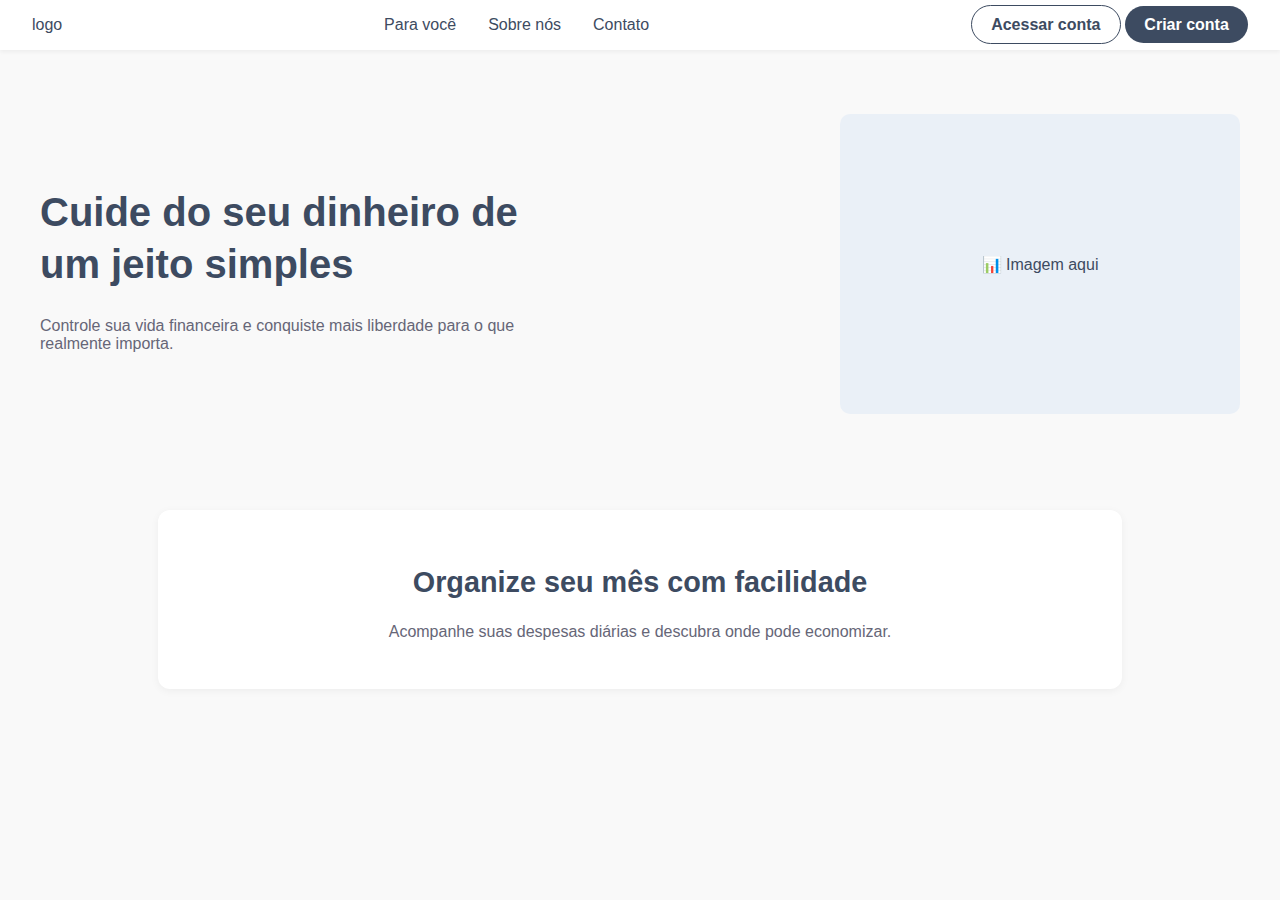
<file: index.html>
<!DOCTYPE html>
<html lang="pt-BR">
<head>
  <meta charset="UTF-8">
  <meta name="viewport" content="width=device-width, initial-scale=1.0">
  <title>Projeto de Extensão</title>
  <link rel="stylesheet" href="style.css">
</head>
<body>
  
  <!-- Navbar -->
  <header>
    <div class="logo">logo</div>
    <nav>
      <ul>
        <li><a href="#">Para você</a></li>
        <li><a href="#">Sobre nós</a></li>
        <li><a href="#">Contato</a></li>
      </ul>
    </nav>
    <div>
      <a href="#" class="btn btn-outline">Acessar conta</a>
      <a href="#" class="btn btn-primary">Criar conta</a>
    </div>
  </header>

  <!-- Hero -->
  <section class="hero">
    <div class="hero-text">
      <h1>Cuide do seu <strong>dinheiro</strong> de um jeito simples</h1>
      <p>Controle sua vida financeira e conquiste mais liberdade para o que realmente importa.</p>
    </div>
    <div class="hero-img">
      <span>📊 Imagem aqui</span>
    </div>
  </section>

  <!-- Destaque -->
  <section class="feature">
    <h2>Organize seu mês com facilidade</h2>
    <p>Acompanhe suas despesas diárias e descubra onde pode economizar.</p>
  </section>

</body>
</html>
</file>
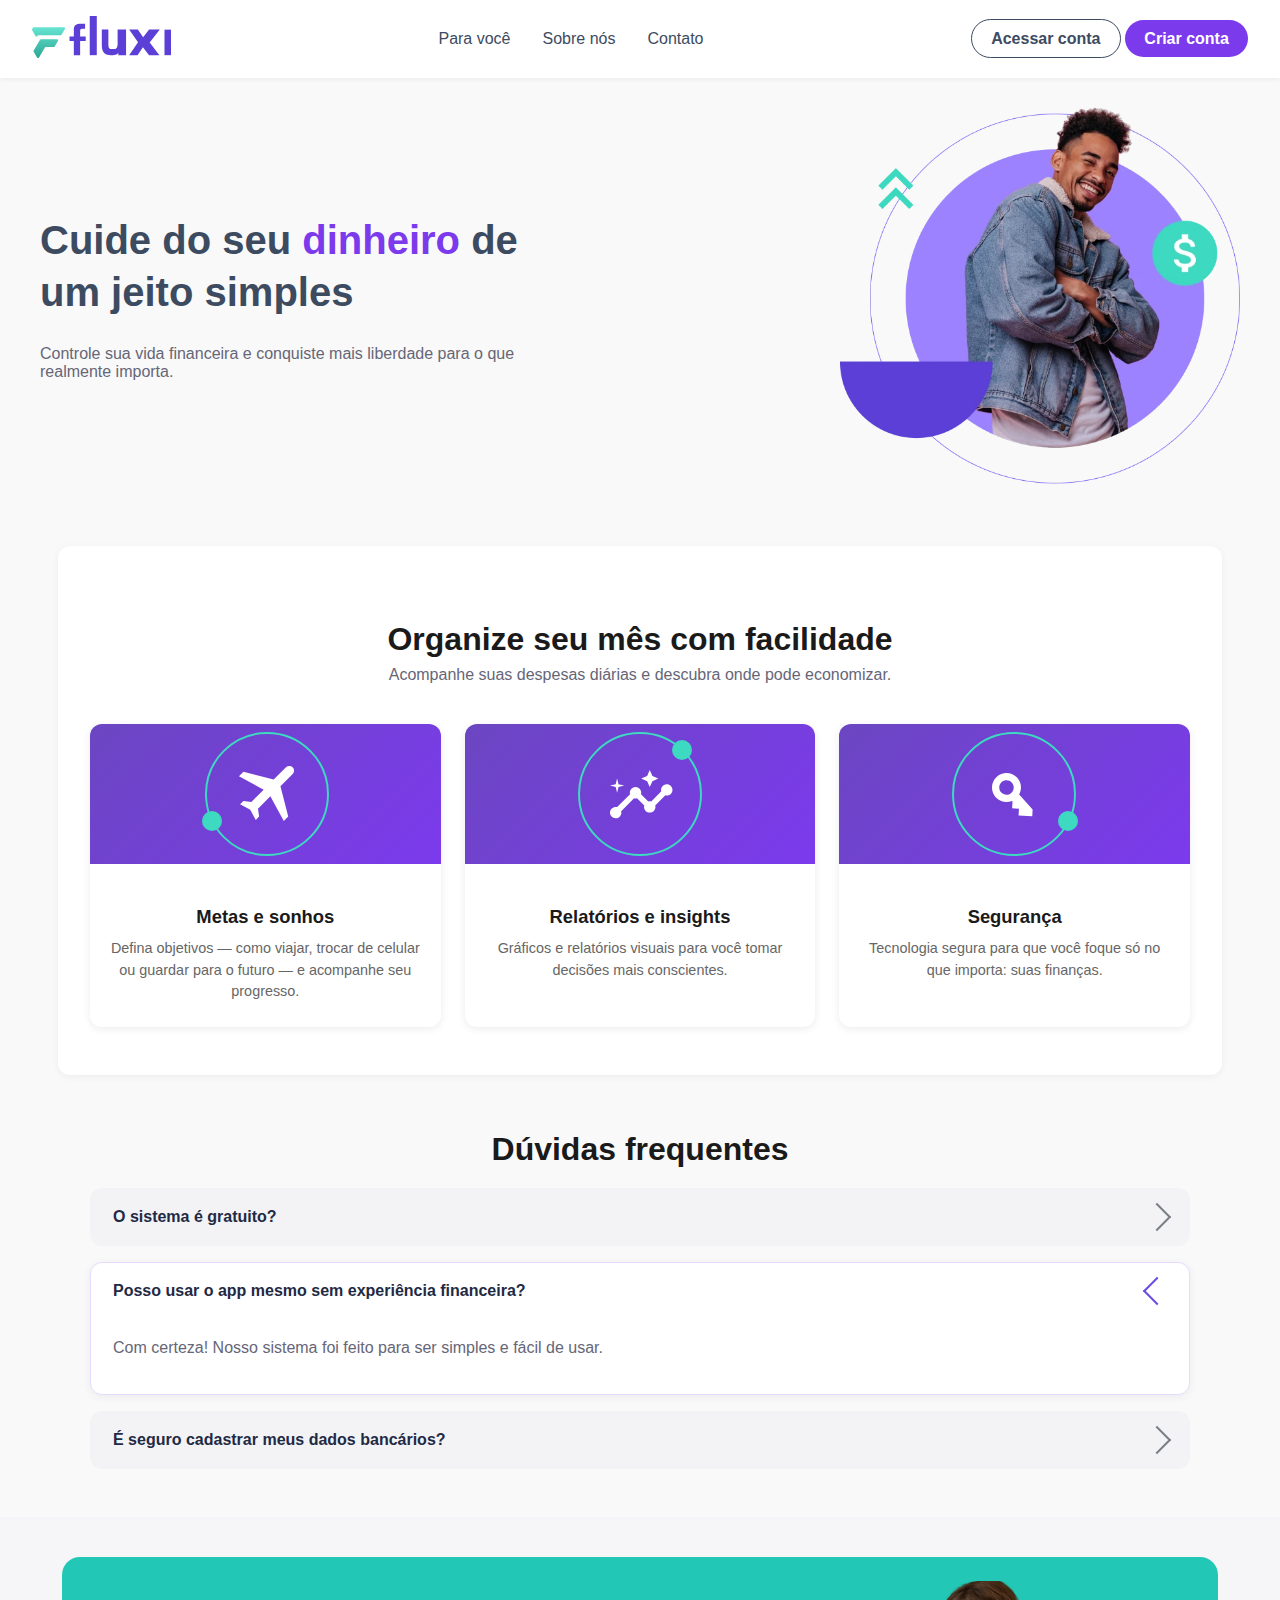
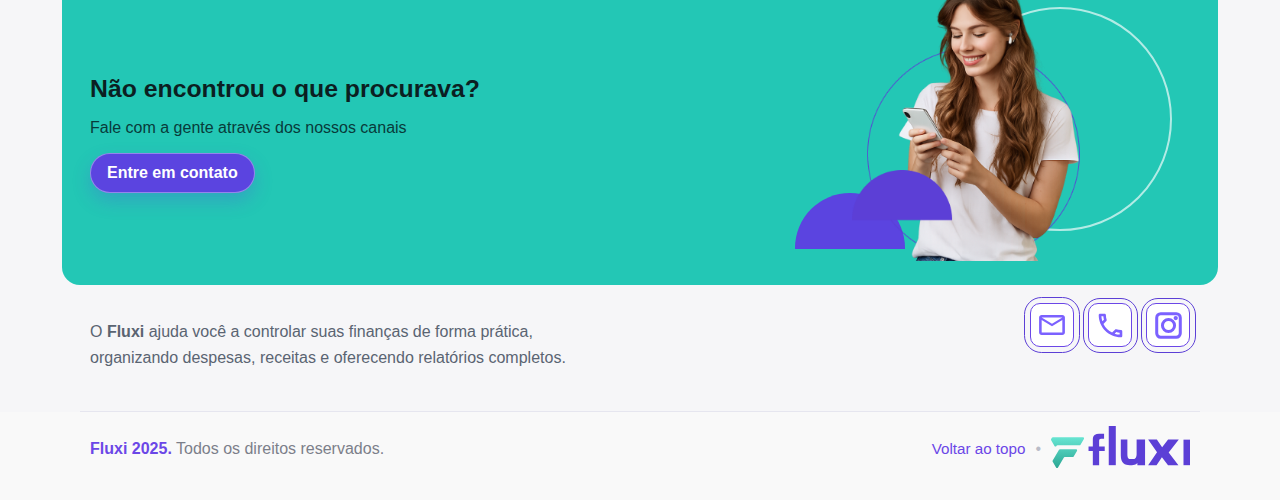
<file: src/index.html>
<!DOCTYPE html>
<html lang="pt-BR">
<head>
  <meta charset="UTF-8">
  <meta name="viewport" content="width=device-width, initial-scale=1.0">
  <title>Projeto de Extensão</title>
  <link rel="stylesheet" href="./style.css">
  <!-- Se for usar Font Awesome para ícones dos cards -->
  <link rel="stylesheet" href="https://cdnjs.cloudflare.com/ajax/libs/font-awesome/6.4.0/css/all.min.css">
</head>
<body id="topo">
  
  <!-- Navbar -->
  <header>
    <div class="feature-illustration">
  <img src="./assets/ic_logo.svg" alt="Logo Fluxi">
</div>
    <nav>
      <ul>
        <li><a href="#">Para você</a></li>
        <li><a href="#">Sobre nós</a></li>
        <li><a href="#">Contato</a></li>
      </ul>
    </nav>
    <div>
      <a href="#" class="btn btn-outline">Acessar conta</a>
      <a href="#" class="btn btn-primary">Criar conta</a>
    </div>
  </header>

  <!-- Hero -->
  <section class="hero">
    <div class="hero-text">
      <h1>Cuide do seu <strong style="color: #7c3aed;">dinheiro</strong> de um jeito simples</h1>
      <p>Controle sua vida financeira e conquiste mais liberdade para o que realmente importa.</p>
    </div>
    <div class="hero-img">
      <img src="./assets/img_hero.webp" alt="Imagem ilustrativa de controle financeiro"/>
    </div>
  </section>

  <!-- Destaque -->
  <section class="feature">
    <h2>Organize seu mês com facilidade</h2>
    <p>Acompanhe suas despesas diárias e descubra onde pode economizar.</p>

    <div class="feature-illustration">
  
</div>
    </div>

    <!-- Cards de funcionalidades -->
    <div class="features-grid">
      <div class="feature-card">
        <div class="feature-icon-wrapper">
          <div class="feature-icon">
            <img src="./assets/ic_travel.svg" alt="Metas e sonhos">
          </div>
        </div>
        <div class="feature-content">
          <h3>Metas e sonhos</h3>
          <p>Defina objetivos — como viajar, trocar de celular ou guardar para o futuro — e acompanhe seu progresso.</p>
        </div>
      </div>

      <div class="feature-card">
        <div class="feature-icon-wrapper">
          <div class="feature-icon">
            <img src="./assets/ic_insights.svg" alt="Relatórios e insights">
          </div>
        </div>
        <div class="feature-content">
          <h3>Relatórios e insights</h3>
          <p>Gráficos e relatórios visuais para você tomar decisões mais conscientes.</p>
        </div>
      </div>

      <div class="feature-card">
        <div class="feature-icon-wrapper">
          <div class="feature-icon">
            <img src="./assets/ic_security.svg" alt="Segurança">
          </div>
        </div>
        <div class="feature-content">
          <h3>Segurança</h3>
          <p>Tecnologia segura para que você foque só no que importa: suas finanças.</p>
        </div>
      </div>
    </div>
  </section> <!-- FECHA .feature AQUI -->

  <!-- Dúvidas Frequentes -->
  <section class="faq">
    <h2>Dúvidas frequentes</h2>

    <div class="faq-list">
      <details class="faq-item">
        <summary>
          <span>O sistema é gratuito?</span>
          <i class="chevron"></i>
        </summary>
        <div class="faq-content">
          <p>Sim — você pode começar gratuitamente e evoluir conforme a necessidade.</p>
        </div>
      </details>

      <details class="faq-item" open>
        <summary>
          <span>Posso usar o app mesmo sem experiência financeira?</span>
          <i class="chevron"></i>
        </summary>
        <div class="faq-content">
          <p>Com certeza! Nosso sistema foi feito para ser simples e fácil de usar.</p>
        </div>
      </details>

      <details class="faq-item">
        <summary>
          <span>É seguro cadastrar meus dados bancários?</span>
          <i class="chevron"></i>
        </summary>
        <div class="faq-content">
          <p>Sim. Utilizamos criptografia e práticas rígidas de segurança para proteger seus dados.</p>
        </div>
      </details>
    </div>
  </section>

  <!-- Call to Action / Contato -->
  <section class="contact-cta">
    <div class="contact-cta__card">
      <div class="contact-cta__text">
        <h3>Não encontrou o que procurava?</h3>
        <p>Fale com a gente através dos nossos canais</p>
        <a href="#" class="btn btn-cta">Entre em contato</a>
      </div>

      <div class="contact-cta__art">
        <!-- Substitua por sua imagem local -->
        <img src="./assets/img_banner.webp" alt="Pessoa usando celular">
        <span class="contact-cta__oval"></span>
        <span class="contact-cta__semi"></span>
      </div>
    </div>

    <div class="contact-info">
      <div class="contact-info__about">
        <p>
          O <strong>Fluxi</strong> ajuda você a controlar suas finanças de forma
          prática, organizando despesas, receitas e oferecendo relatórios completos.
        </p>
      </div>
      <div class="contact-info__icons">
  <a href="#" class="ci-btn" aria-label="Email"><img src="./assets/ic_email.svg" alt="Email"></a>
  <a href="#" class="ci-btn" aria-label="Telefone"><img src="./assets/ic_phone.svg" alt="Telefone"></a>
  <a href="#" class="ci-btn" aria-label="Instagram"><img src="./assets/ic_instagram.svg" alt="Instagram"></a>
</div>
    </div>
  </section>

  <!-- Rodapé final -->
  <footer class="site-footer">
    <div class="site-footer__left">
      <span class="brand">Fluxi 2025.</span>
      <span>Todos os direitos reservados.</span>
    </div>
    <div class="site-footer__right">
      <a href="#topo" class="back-to-top">Voltar ao topo</a>
      <span class="footer-sep">•</span>
      <div class="feature-illustration">
  <img src="./assets/ic_logo.svg" alt="Logo Fluxi">
</div>
    </div>
  </footer>

</body>
</html>
</file>
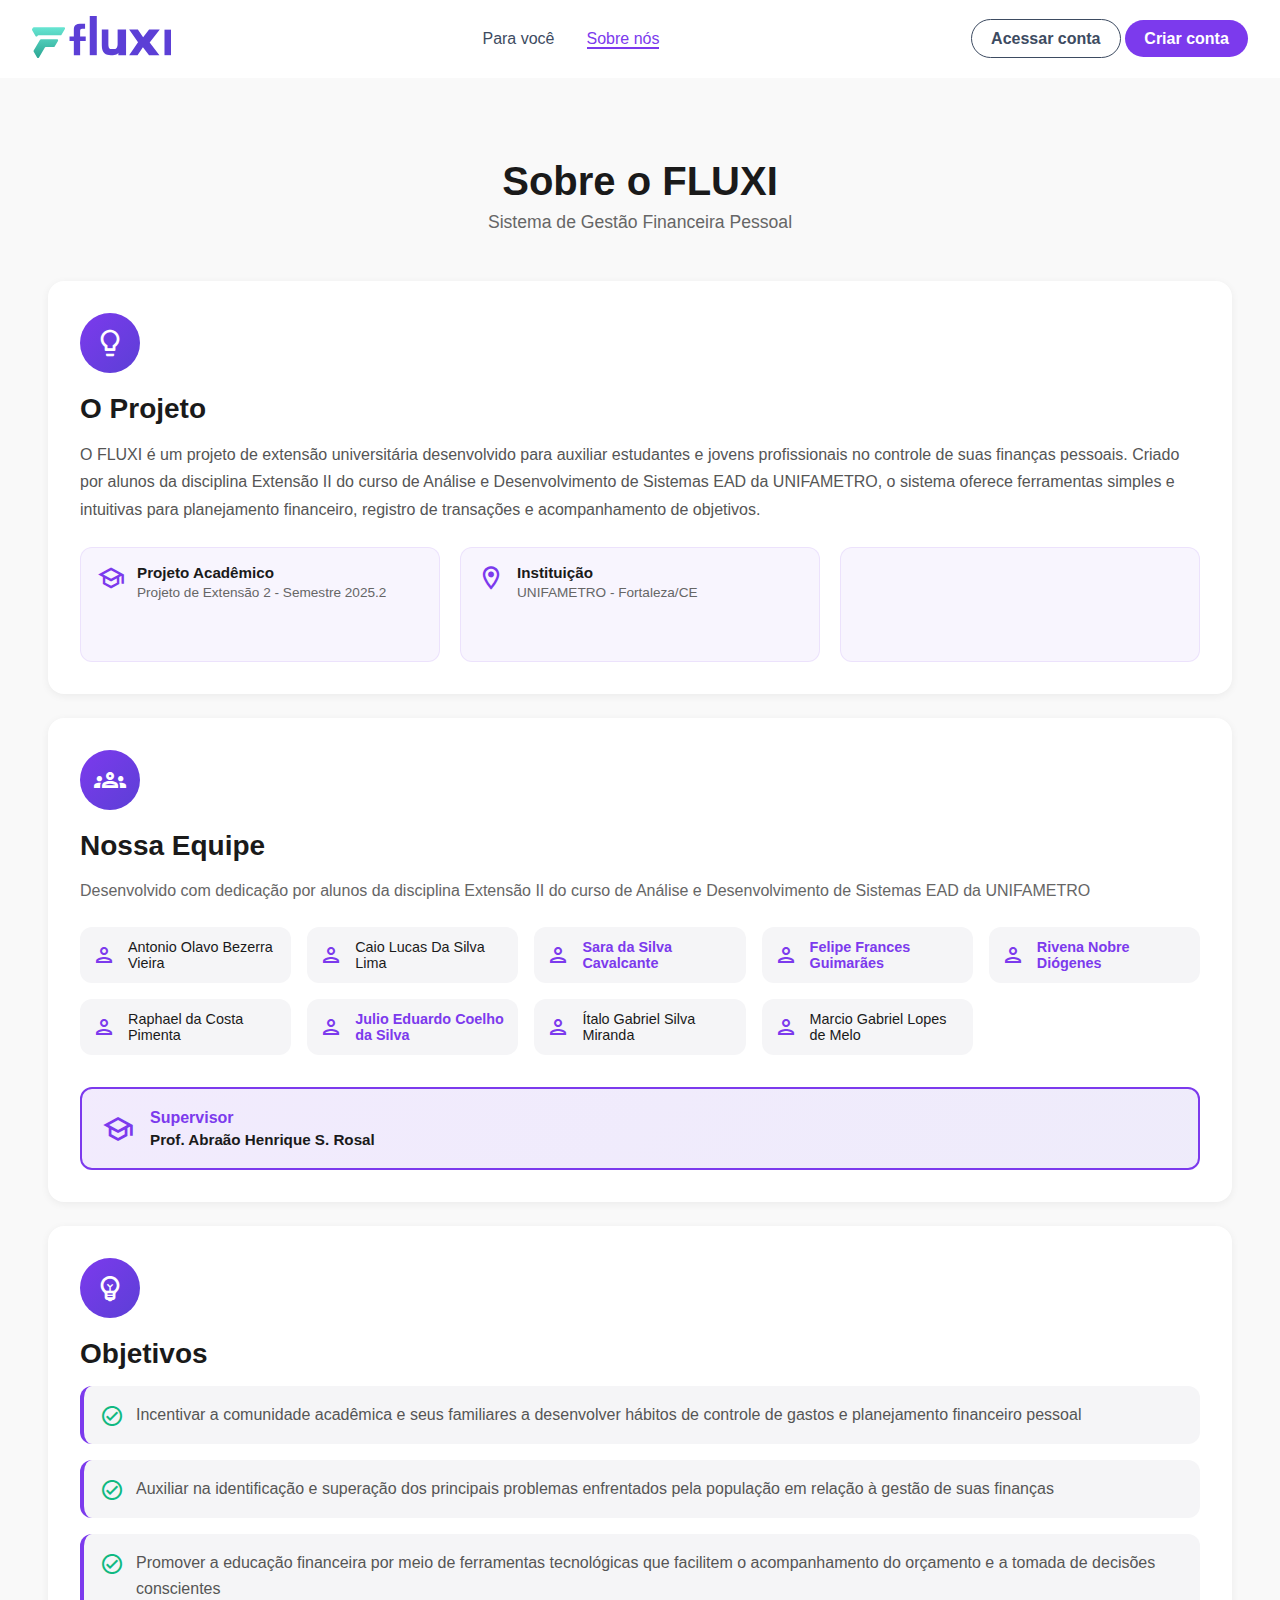
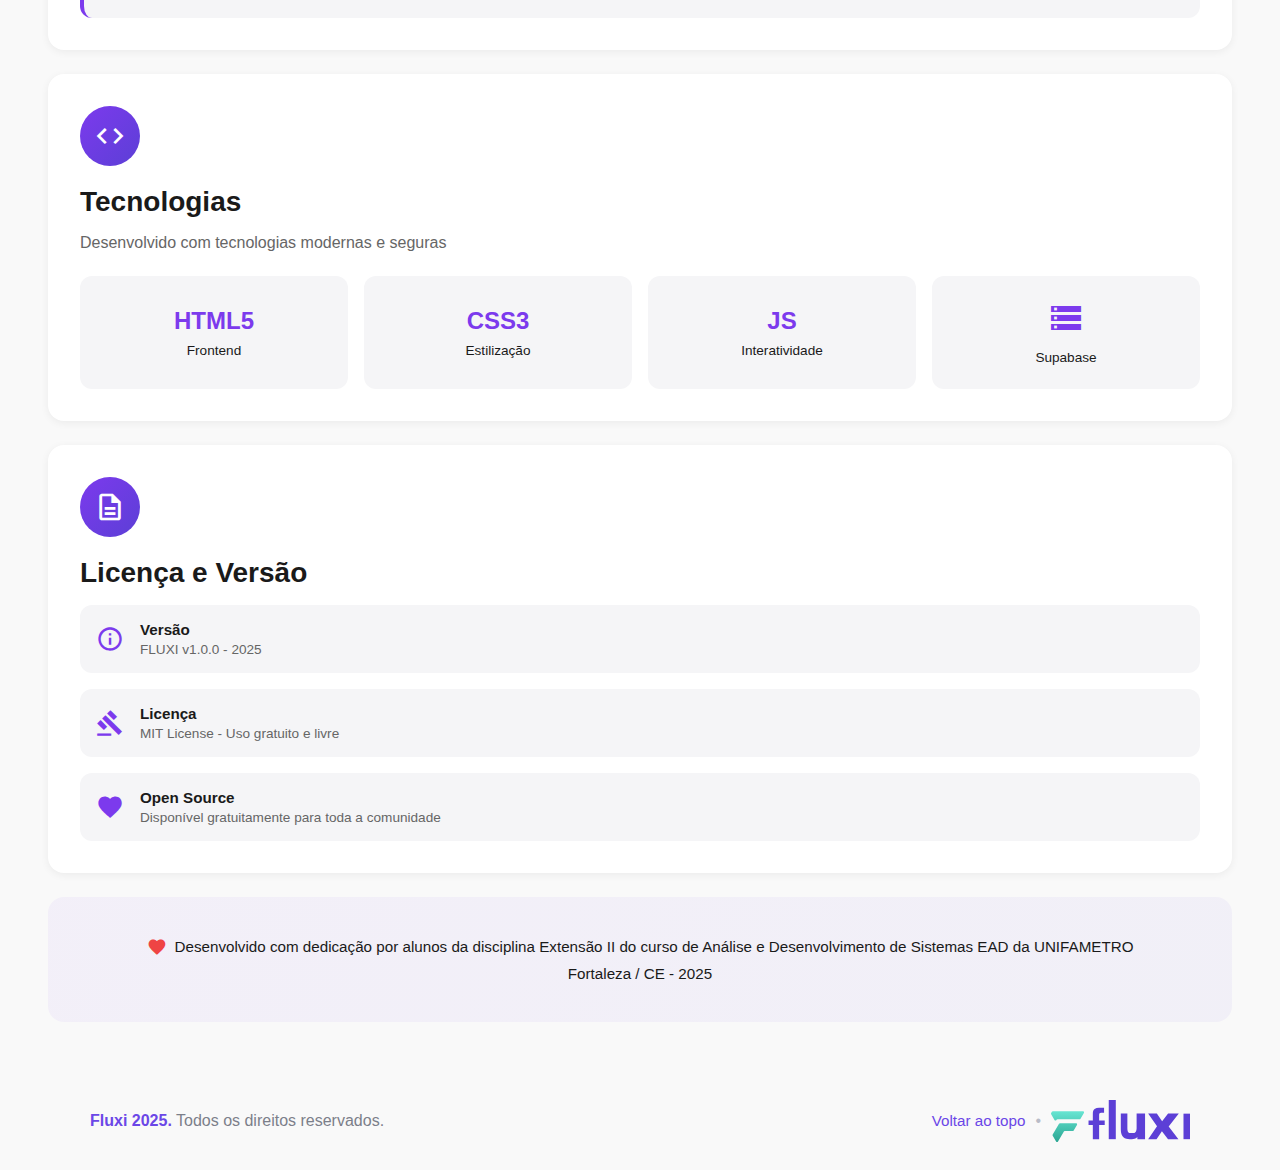
<file: src/about-public.html>
<!DOCTYPE html>
<html lang="pt-BR">
<head>
  <meta charset="UTF-8">
  <meta name="viewport" content="width=device-width, initial-scale=1.0">
  <title>Sobre - Fluxi</title>
  <link rel="stylesheet" href="./style.css">
  <link rel="stylesheet" href="./styles/about-public.css">
  <link href="https://fonts.googleapis.com/icon?family=Material+Icons+Outlined" rel="stylesheet">
</head>
<body id="topo">

  <!-- Navbar -->
  <header>
    <div class="header-logo">
      <a href="./index.html">
        <img src="./assets/ic_logo.svg" alt="Logo Fluxi">
      </a>
    </div>
    <nav>
      <ul>
        <li><a href="./index.html">Para você</a></li>
        <li><a href="./about-public.html">Sobre nós</a></li>
      </ul>
    </nav>
    <div>
      <a href="./pages/login.html" class="btn btn-outline">Acessar conta</a>
      <a href="./pages/signup.html" class="btn btn-primary">Criar conta</a>
    </div>
  </header>

  <!-- About Section -->
  <section class="about-public-section">
    <div class="about-public-container">
      <div class="about-header">
        <h2>Sobre o FLUXI</h2>
        <p class="subtitle">Sistema de Gestão Financeira Pessoal</p>
      </div>

      <!-- Projeto Card -->
      <div class="about-card project-card">
        <div class="card-icon">
          <span class="material-icons-outlined">lightbulb</span>
        </div>
        <h3>O Projeto</h3>
        <p class="project-description">
          O FLUXI é um projeto de extensão universitária desenvolvido para auxiliar estudantes e jovens
          profissionais no controle de suas finanças pessoais. Criado por alunos da disciplina Extensão II
          do curso de Análise e Desenvolvimento de Sistemas EAD da UNIFAMETRO, o sistema oferece ferramentas
          simples e intuitivas para planejamento financeiro, registro de transações e acompanhamento de objetivos.
        </p>

        <div class="project-highlights">
          <div class="highlight-item">
            <span class="material-icons-outlined">school</span>
            <div>
              <strong>Projeto Acadêmico</strong>
              <p>Projeto de Extensão 2 - Semestre 2025.2</p>
            </div>
          </div>
          <div class="highlight-item">
            <span class="material-icons-outlined">location_on</span>
            <div>
              <strong>Instituição</strong>
              <p>UNIFAMETRO - Fortaleza/CE</p>
            </div>
          </div>
          <div class="highlight-item">
            <span class="material-icons-outlined">volunteer_activism</span>
            <div>
              <strong>Gratuito</strong>
              <p>Disponível sem custo para toda a comunidade</p>
            </div>
          </div>
        </div>
      </div>

      <!-- Equipe Card -->
      <div class="about-card team-card">
        <div class="card-icon">
          <span class="material-icons-outlined">groups</span>
        </div>
        <h3>Nossa Equipe</h3>
        <p class="team-description">
          Desenvolvido com dedicação por alunos da disciplina Extensão II do curso de Análise e Desenvolvimento de Sistemas EAD da UNIFAMETRO
        </p>

        <div class="team-grid">
          <div class="team-member">
            <span class="material-icons-outlined">person</span>
            <p>Antonio Olavo Bezerra Vieira</p>
          </div>
          <div class="team-member">
            <span class="material-icons-outlined">person</span>
            <p>Caio Lucas Da Silva Lima</p>
          </div>
          <div class="team-member">
            <span class="material-icons-outlined">person</span>
            <p><a href="https://www.linkedin.com/in/dev-sara-cavalcante" target="_blank" rel="noopener noreferrer">Sara da Silva Cavalcante</a></p>
          </div>
          <div class="team-member">
            <span class="material-icons-outlined">person</span>
            <p><a href="https://www.linkedin.com/in/felipefrancesguimaraes/" target="_blank" rel="noopener noreferrer">Felipe Frances Guimarães</a></p>
          </div>
          <div class="team-member">
            <span class="material-icons-outlined">person</span>
            <p><a href="https://www.linkedin.com/in/rivena-nobre" target="_blank" rel="noopener noreferrer">Rivena Nobre Diógenes</a></p>
          </div>
          <div class="team-member">
            <span class="material-icons-outlined">person</span>
            <p>Raphael da Costa Pimenta</p>
          </div>
          <div class="team-member">
            <span class="material-icons-outlined">person</span>
            <p><a href="https://www.linkedin.com/in/júlio-eduardo-24498687" target="_blank" rel="noopener noreferrer">Julio Eduardo Coelho da Silva</a></p>
          </div>
          <div class="team-member">
            <span class="material-icons-outlined">person</span>
            <p>Ítalo Gabriel Silva Miranda</p>
          </div>
          <div class="team-member">
            <span class="material-icons-outlined">person</span>
            <p>Marcio Gabriel Lopes de Melo</p>
          </div>
        </div>

        <div class="supervisor">
          <span class="material-icons-outlined">school</span>
          <div>
            <strong>Supervisor</strong>
            <p>Prof. Abraão Henrique S. Rosal</p>
          </div>
        </div>
      </div>

      <!-- Objetivos Card -->
      <div class="about-card objectives-card">
        <div class="card-icon">
          <span class="material-icons-outlined">emoji_objects</span>
        </div>
        <h3>Objetivos</h3>
        <ul class="objectives-list">
          <li>
            <span class="material-icons-outlined">check_circle</span>
            <span>Incentivar a comunidade acadêmica e seus familiares a desenvolver hábitos de controle de
            gastos e planejamento financeiro pessoal</span>
          </li>
          <li>
            <span class="material-icons-outlined">check_circle</span>
            <span>Auxiliar na identificação e superação dos principais problemas enfrentados pela população em
            relação à gestão de suas finanças</span>
          </li>
          <li>
            <span class="material-icons-outlined">check_circle</span>
            <span>Promover a educação financeira por meio de ferramentas tecnológicas que facilitem o
            acompanhamento do orçamento e a tomada de decisões conscientes</span>
          </li>
        </ul>
      </div>

      <!-- Tecnologias Card -->
      <div class="about-card tech-card">
        <div class="card-icon">
          <span class="material-icons-outlined">code</span>
        </div>
        <h3>Tecnologias</h3>
        <p class="tech-description">
          Desenvolvido com tecnologias modernas e seguras
        </p>

        <div class="tech-grid">
          <div class="tech-item">
            <span class="tech-icon">HTML5</span>
            <p>Frontend</p>
          </div>
          <div class="tech-item">
            <span class="tech-icon">CSS3</span>
            <p>Estilização</p>
          </div>
          <div class="tech-item">
            <span class="tech-icon">JS</span>
            <p>Interatividade</p>
          </div>
          <div class="tech-item">
            <span class="tech-icon">
              <span class="material-icons-outlined">storage</span>
            </span>
            <p>Supabase</p>
          </div>
        </div>
      </div>

      <!-- License Card -->
      <div class="about-card license-card">
        <div class="card-icon">
          <span class="material-icons-outlined">description</span>
        </div>
        <h3>Licença e Versão</h3>
        <div class="license-info">
          <div class="info-row">
            <span class="material-icons-outlined">info</span>
            <div>
              <strong>Versão</strong>
              <p>FLUXI v1.0.0 - 2025</p>
            </div>
          </div>
          <div class="info-row">
            <span class="material-icons-outlined">gavel</span>
            <div>
              <strong>Licença</strong>
              <p>MIT License - Uso gratuito e livre</p>
            </div>
          </div>
          <div class="info-row">
            <span class="material-icons-outlined">favorite</span>
            <div>
              <strong>Open Source</strong>
              <p>Disponível gratuitamente para toda a comunidade</p>
            </div>
          </div>
        </div>
      </div>

      <!-- Footer -->
      <div class="about-footer-content">
        <p>
          <span class="material-icons-outlined">favorite</span>
          Desenvolvido com dedicação por alunos da disciplina Extensão II do curso de Análise e Desenvolvimento de Sistemas EAD da UNIFAMETRO
        </p>
        <p class="footer-year">Fortaleza / CE - 2025</p>
      </div>
    </div>
  </section>

  <!-- Rodapé final -->
  <footer class="site-footer">
    <div class="site-footer__left">
      <span class="brand">Fluxi 2025.</span>
      <span>Todos os direitos reservados.</span>
    </div>
    <div class="site-footer__right">
      <a href="#topo" class="back-to-top">Voltar ao topo</a>
      <span class="footer-sep">•</span>
      <img src="./assets/ic_logo.svg" alt="Logo Fluxi" class="footer-logo">
    </div>
  </footer>

</body>
</html>
</file>
<file: style.css>
body {
  margin: 0;
  font-family: Arial, sans-serif;
  color: #3d4b61;
  background: #f9f9f9;
}

/* Navbar */
header {
  display: flex;
  justify-content: space-between;
  align-items: center;
  padding: 1rem 2rem;
  background: #fff;
  box-shadow: 0 2px 4px rgba(0,0,0,0.05);
}

nav ul {
  list-style: none;
  display: flex;
  gap: 2rem;
  margin: 0;
  padding: 0;
}

nav a {
  text-decoration: none;
  color: #3d4b61;
  font-weight: 500;
}

.btn {
  padding: 0.6rem 1.2rem;
  border-radius: 25px;
  font-weight: bold;
  text-decoration: none;
}

.btn-outline {
  border: 1px solid #3d4b61;
  color: #3d4b61;
}

.btn-primary {
  background: #3d4b61;
  color: #fff;
}

/* Hero */
.hero {
  display: flex;
  align-items: center;
  justify-content: space-between;
  padding: 4rem 2rem;
  max-width: 1200px;
  margin: auto;
}

.hero-text {
  max-width: 500px;
}

.hero-text h1 {
  font-size: 2.5rem;
  line-height: 1.3;
}

.hero-text p {
  margin-top: 1rem;
  color: #667;
}

.hero-img {
  width: 400px;
  height: 300px;
  background: #eaf0f7;
  display: flex;
  align-items: center;
  justify-content: center;
  border-radius: 10px;
}

/* Section destaque */
.feature {
  max-width: 900px;
  margin: 2rem auto;
  padding: 2rem;
  background: #fff;
  border-radius: 12px;
  text-align: center;
  box-shadow: 0 2px 8px rgba(0,0,0,0.05);
}

.feature h2 {
  font-size: 1.8rem;
}

.feature p {
  margin-top: 0.5rem;
  color: #667;
}
</file>
<file: src/style.css>
/* Comportamento de rolagem suave para âncoras (Voltar ao topo) */
html { scroll-behavior: smooth; }

body {
  margin: 0;
  font-family: Arial, sans-serif;
  color: #3d4b61;
  background: #f9f9f9;
}

/* Navbar */
header {
  display: flex;
  justify-content: space-between;
  align-items: center;
  padding: 1rem 2rem;
  background: #fff;
  box-shadow: 0 2px 4px rgba(0,0,0,0.05);
}

nav ul {
  list-style: none;
  display: flex;
  gap: 2rem;
  margin: 0;
  padding: 0;
}

nav a {
  text-decoration: none;
  color: #3d4b61;
  font-weight: 500;
}

/* Botões e interações */
.btn,
.btn-cta,
.ci-btn,
.back-to-top {
  cursor: pointer;
  transition: transform .15s ease, box-shadow .2s ease, background-color .2s ease, color .2s ease, border-color .2s ease;
}

.btn {
  padding: 0.6rem 1.2rem;
  border-radius: 25px;
  font-weight: bold;
  text-decoration: none;
}

.btn-outline {
  border: 1px solid #3d4b61;
  color: #3d4b61;
}

.btn-outline:hover {
  background: #f0f3f9;
}

.btn-primary {
  background: #7c3aed;
  color: #fff;
}

.btn-primary:hover {
  filter: brightness(0.95);
}

/* Hero */
.hero {
  display: flex;
  align-items: center;
  justify-content: space-between;
  padding: 4rem 2rem;
  max-width: 1200px;
  margin: auto;
}

.hero-text {
  max-width: 500px;
}

.hero-text h1 {
  font-size: 2.5rem;
  line-height: 1.3;
}

.hero-text p {
  margin-top: 1rem;
  color: #667;
}

.hero-img {
  width: 400px;
  height: 300px;
  display: flex;
  align-items: center;
  justify-content: center;
  border-radius: 10px;
  max-width: 100%;
}

.hero-img img {
  width: 100%;
  height: auto;
}

/* Section destaque */
.feature {
  max-width: 1100px;
  margin: 2.5rem auto;
  padding: 3rem 2rem;
  background: #fff;
  border-radius: 12px;
  text-align: center;
  box-shadow: 0 2px 8px rgba(0,0,0,0.05);
}

.feature h2 {
  font-size: 2rem;
  font-weight: 600;
  color: #1a1a1a;
  margin-bottom: 0.5rem;
}

.feature > p {
  margin-top: 0.5rem;
  color: #667;
  margin-bottom: 2.5rem;
}

/* Imagem placeholder */
.image-placeholder {
  background: linear-gradient(135deg, #e8eef5 0%, #dce4ed 100%);
  border-radius: 12px;
  height: 280px;
  display: flex;
  align-items: center;
  justify-content: center;
  margin-bottom: 3rem;
}

.image-placeholder-icon {
  width: 60px;
  height: 60px;
  background-color: #9fb3c8;
  border-radius: 8px;
  display: flex;
  align-items: center;
  justify-content: center;
  color: white;
  font-size: 24px;
}

/* Grid de cards */
.features-grid {
  display: grid;
  grid-template-columns: repeat(3, 1fr);
  gap: 1.5rem;
  margin-top: 2rem;
}

.feature-card {
  border-radius: 12px;
  overflow: hidden;
  box-shadow: 0 2px 8px rgba(0, 0, 0, 0.08);
  transition: transform 0.3s ease, box-shadow .3s ease;
}

.feature-card:hover {
  transform: translateY(-5px);
  box-shadow: 0 10px 24px rgba(0,0,0,.08);
}

.feature-icon-wrapper {
  background: linear-gradient(135deg, #6b46c1 0%, #7c3aed 100%);
  padding: 40px 30px;
  display: flex;
  align-items: center;
  justify-content: center;
  position: relative;
}

.feature-icon {
  width: 60px;
  height: 60px;
  border: 2px solid rgba(255, 255, 255, 0.5);
  border-radius: 50%;
  display: flex;
  align-items: center;
  justify-content: center;
  color: white;
  font-size: 24px;
  position: relative;
}

.feature-icon::before {
  content: '';
  position: absolute;
  width: 10px;
  height: 10px;
  background-color: #4ade80;
  border-radius: 50%;
  top: -2px;
  right: 6px;
}

.feature-card:nth-child(2) .feature-icon::before {
  top: 6px;
  right: -2px;
}

.feature-card:nth-child(3) .feature-icon::before {
  bottom: 6px;
  right: -2px;
  top: auto;
}

.feature-content {
  background-color: white;
  padding: 24px 20px;
  text-align: center;
}

.feature-content h3 {
  font-size: 1.15rem;
  font-weight: 600;
  color: #1a1a1a;
  margin-bottom: 10px;
}

.feature-content p {
  font-size: 0.9rem;
  color: #666;
  line-height: 1.5;
  margin: 0;
}

/* ===== FAQ ===== */
.faq {
  max-width: 1100px;
  margin: 3.5rem auto 0;
  padding: 0 1rem;
}

.faq h2 {
  text-align: center;
  font-size: 2rem;
  font-weight: 700;
  color: #1a1a1a;
  margin-bottom: 1.25rem;
}

.faq-list {
  display: grid;
  gap: 16px;
}

.faq-item {
  border-radius: 12px;
  background: #f3f3f6;
  border: 1px solid transparent;
  overflow: hidden;
  transition: border-color .2s ease, background .2s ease, box-shadow .2s ease;
}

.faq-item summary {
  list-style: none;
  cursor: pointer;
  padding: 18px 22px;
  display: flex;
  align-items: center;
  justify-content: space-between;
  gap: 12px; /* acessibilidade: respiro */
  font-weight: 600;
  color: #1f2a44;
}

.faq-item summary::-webkit-details-marker { display: none; }

.faq-item summary span { flex: 1; }

.faq-item .chevron {
  width: 18px;
  height: 18px;
  border-right: 2px solid #7a7f86;
  border-bottom: 2px solid #7a7f86;
  transform: rotate(-45deg);
  transition: transform .2s ease, border-color .2s ease;
  margin-left: 12px;
}

.faq-item[open] {
  background: #fff;
  border-color: #e6dbff; /* lilás claro */
  box-shadow: 0 2px 10px rgba(0,0,0,.06);
}

.faq-item[open] .chevron {
  transform: rotate(135deg);
  border-color: #6c4ae4; /* roxo */
}

.faq-content {
  padding: 0 22px 18px 22px;
  color: #667;
  line-height: 1.6;
}

/* ===== CTA verde com arte ===== */
.contact-cta {
  background: #f6f6f8;
  margin-top: 3rem;
  padding: 2.5rem 0 0;
}

.contact-cta__card {
  max-width: 1100px;
  margin: 0 auto;
  background: #23c7b5; /* verde-água */
  border-radius: 18px;
  padding: 24px 28px;
  display: grid;
  grid-template-columns: 1.2fr .8fr; /* texto > imagem */
  gap: 12px;
  align-items: center;
}

.contact-cta__text h3 {
  font-size: 1.55rem;
  color: #0b1f22;
  margin-bottom: 8px;
}

.contact-cta__text p {
  color: #083b3a;
  margin-bottom: 16px;
}

.btn-cta {
  background: #5b44e0;
  color: #fff;
  padding: 10px 16px;
  border-radius: 24px;
  text-decoration: none;
  display: inline-block;
  font-weight: 600;
  box-shadow: 0 8px 18px rgba(91,68,224,.25);
  border: 1px solid rgba(255,255,255,.35);
}

.btn-cta:hover {
  transform: translateY(-1px);
  box-shadow: 0 10px 22px rgba(91,68,224,.28);
}

.contact-cta__art {
  position: relative;
  height: 100%;
  display: grid;
  place-items: end center;
}

.contact-cta__art img {
  width: 240px;
  height: 280px;
  object-fit: cover;
  border-radius: 6px;
  z-index: 2;
}

/* Oval de traço e meia-lua roxa */
.contact-cta__oval {
  position: absolute;
  inset: auto 18px 30px auto;
  width: 220px;
  height: 220px;
  border: 2px solid rgba(255,255,255,.65);
  border-radius: 50%;
  z-index: 1;
}

.contact-cta__semi {
  position: absolute;
  left: 40px;
  bottom: 12px;
  width: 110px;
  height: 56px;
  background: #5b44e0;
  border-top-left-radius: 110px;
  border-top-right-radius: 110px;
  z-index: 0;
}

/* Texto + ícones abaixo do card */
.contact-info {
  max-width: 1100px;
  margin: 18px auto 0;
  padding: 0 10px 24px;
  display: grid;
  grid-template-columns: 1fr auto;
  gap: 16px;
  align-items: start;
  border-bottom: 1px solid #e6e6ef; /* linha antes do rodapé */
}

.contact-info__about p {
  color: #5a6472;
  line-height: 1.6;
  max-width: 520px;
}

.contact-info__icons {
  display: flex;
  gap: 14px;
  align-items: center;
}

.ci-btn {
  width: 42px;
  height: 42px;
  display: inline-flex;
  align-items: center;
  justify-content: center;
  border-radius: 10px;
  text-decoration: none;
  color: #6b47e7;
  border: 1.5px solid #6b47e7; /* contorno roxo */
  background: #fff;
  font-size: 18px;
}

.ci-btn:hover {
  background: #f7f4ff;
}

/* ===== Rodapé final ===== */
.site-footer {
  max-width: 1100px;
  margin: 0 auto;
  padding: 14px 10px 28px;
  display: flex;
  justify-content: space-between;
  align-items: center;
  color: #7c7f8a;
}

.site-footer__left .brand {
  color: #6b47e7;
  font-weight: 600;
}

.site-footer__right {
  display: flex;
  align-items: center;
  gap: 10px;
}

.back-to-top {
  color: #6b47e7;
  text-decoration: none;
  font-size: .95rem;
}

.back-to-top:hover {
  text-decoration: underline;
}

.footer-sep { color: #b9bcc7; }

.footer-logo-dot {
  width: 18px;
  height: 18px;
  background: #cfd2dd;
  border-radius: 50%;
  display: inline-block;
}

.footer-logo-text {
  color: #9aa0ad;
  font-size: .95rem;
}

/* Acessibilidade: reduzir animações para quem prefere menos movimento */
@media (prefers-reduced-motion: reduce) {
  * { transition: none !important; animation: none !important; }
}

/* Responsivo geral */
@media (max-width: 960px) {
  .hero { flex-direction: column; text-align: center; }
  .hero-text h1 { font-size: 2rem; }
  .hero-img { margin-top: 2rem; width: 100%; }

  .features-grid { grid-template-columns: 1fr; }
  .feature { padding: 2rem 1rem; }

  .contact-cta__card {
    grid-template-columns: 1fr;
    text-align: left;
  }
  .contact-cta__art {
    order: -1;
    place-items: center;
    margin-bottom: 10px;
  }
  .contact-info { grid-template-columns: 1fr; }
  .contact-info__icons { justify-content: flex-start; }
  .site-footer {
    flex-direction: column;
    gap: 10px;
    align-items: flex-start;
  }
}
/* Força remover o pontinho verde dos cards */
.features-grid .feature-card .feature-icon::before {
  content: none !important;
  display: none !important;
  width: 0 !important;
  height: 0 !important;
  background: none !important;
  border: 0 !important;
}

/* Se quiser também tirar a borda circular branca do ícone: */
.features-grid .feature-card .feature-icon {
  border: none !important; /* remova se ainda quiser a borda */
}
</file>
<file: src/styles/about-public.css>
/* FLUXI - About Public Page Styles */

/* Highlight active nav link */
nav a[href="./about-public.html"] {
  color: #7c3aed;
  border-bottom: 2px solid #7c3aed;
}

.about-public-section {
  background: #f9f9f9;
  padding: 3rem 3rem 4rem;
  min-height: calc(100vh - 200px);
}

.about-public-container {
  max-width: 1200px;
  margin: 0 auto;
}

.about-header {
  text-align: center;
  margin-bottom: 3rem;
}

.about-header h2 {
  color: #1a1a1a;
  font-size: 2.5rem;
  font-weight: 600;
  margin-bottom: 0.5rem;
}

.subtitle {
  color: #666;
  font-size: 1.1rem;
  margin: 0;
}

/* About Cards */
.about-card {
  background: #fff;
  border-radius: 16px;
  padding: 32px;
  margin-bottom: 24px;
  box-shadow: 0 2px 8px rgba(0, 0, 0, 0.06);
}

.about-card .card-icon {
  width: 60px;
  height: 60px;
  border-radius: 50%;
  background: linear-gradient(135deg, #7c3aed 0%, #5C3FD6 100%);
  display: flex;
  align-items: center;
  justify-content: center;
  margin-bottom: 20px;
}

.about-card .card-icon .material-icons-outlined {
  font-size: 32px;
  color: white;
}

.about-card h3 {
  color: #1a1a1a;
  font-size: 1.75rem;
  font-weight: 600;
  margin-bottom: 16px;
  margin-top: 0;
}

/* Project Card */
.project-card .project-description {
  color: #555;
  line-height: 1.7;
  margin-bottom: 24px;
  font-size: 1rem;
}

.project-highlights {
  display: grid;
  grid-template-columns: repeat(auto-fit, minmax(250px, 1fr));
  gap: 20px;
  margin-top: 24px;
}

.highlight-item {
  display: flex;
  align-items: flex-start;
  gap: 12px;
  padding: 16px;
  background: rgba(124, 58, 237, 0.05);
  border-radius: 12px;
  border: 1px solid rgba(124, 58, 237, 0.1);
}

.highlight-item .material-icons-outlined {
  font-size: 28px;
  color: #7c3aed;
  flex-shrink: 0;
}

.highlight-item strong {
  display: block;
  color: #1a1a1a;
  font-size: 0.95rem;
  margin-bottom: 4px;
}

.highlight-item p {
  color: #666;
  font-size: 0.85rem;
  margin: 0;
}

/* Team Card */
.team-card .team-description {
  color: #666;
  margin-bottom: 24px;
  line-height: 1.6;
}

.team-grid {
  display: grid;
  grid-template-columns: repeat(auto-fit, minmax(200px, 1fr));
  gap: 16px;
  margin-bottom: 32px;
}

.team-member {
  display: flex;
  align-items: center;
  gap: 12px;
  padding: 12px;
  background: #f5f5f7;
  border-radius: 12px;
  transition: transform 0.2s, box-shadow 0.2s;
}

.team-member:hover {
  transform: translateY(-2px);
  box-shadow: 0 4px 8px rgba(0, 0, 0, 0.1);
}

.team-member .material-icons-outlined {
  font-size: 24px;
  color: #7c3aed;
  flex-shrink: 0;
}

.team-member p {
  color: #1a1a1a;
  font-size: 0.9rem;
  margin: 0;
  font-weight: 500;
}

.team-member a {
  color: #7c3aed;
  text-decoration: none;
  font-weight: 600;
  transition: all .2s ease;
}

.team-member a:hover {
  text-decoration: underline;
  color: #5C3FD6;
}

.supervisor {
  display: flex;
  align-items: center;
  gap: 16px;
  padding: 20px;
  background: linear-gradient(135deg, rgba(124, 58, 237, 0.1) 0%, rgba(92, 63, 214, 0.1) 100%);
  border-radius: 12px;
  border: 2px solid #7c3aed;
}

.supervisor .material-icons-outlined {
  font-size: 32px;
  color: #7c3aed;
  flex-shrink: 0;
}

.supervisor strong {
  display: block;
  color: #7c3aed;
  font-size: 1rem;
  margin-bottom: 4px;
}

.supervisor p {
  color: #1a1a1a;
  font-size: 0.95rem;
  font-weight: 600;
  margin: 0;
}

/* Objectives Card */
.objectives-list {
  list-style: none;
  padding: 0;
  margin: 0;
  display: flex;
  flex-direction: column;
  gap: 16px;
}

.objectives-list li {
  display: flex;
  align-items: flex-start;
  gap: 12px;
  padding: 16px;
  background: #f5f5f7;
  border-radius: 12px;
  border-left: 4px solid #7c3aed;
}

.objectives-list li .material-icons-outlined {
  font-size: 24px;
  color: #10B981;
  flex-shrink: 0;
  margin-top: 2px;
}

.objectives-list li span:not(.material-icons-outlined) {
  color: #555;
  line-height: 1.6;
  font-size: 1rem;
}

/* Tech Card */
.tech-card .tech-description {
  color: #666;
  margin-bottom: 24px;
}

.tech-grid {
  display: grid;
  grid-template-columns: repeat(auto-fit, minmax(120px, 1fr));
  gap: 16px;
}

.tech-item {
  display: flex;
  flex-direction: column;
  align-items: center;
  justify-content: center;
  padding: 24px 16px;
  background: #f5f5f7;
  border-radius: 12px;
  text-align: center;
  transition: transform 0.2s, box-shadow 0.2s;
}

.tech-item:hover {
  transform: translateY(-4px);
  box-shadow: 0 6px 12px rgba(124, 58, 237, 0.15);
}

.tech-icon {
  font-size: 1.5rem;
  font-weight: 700;
  color: #7c3aed;
  margin-bottom: 8px;
  display: block;
}

.tech-icon .material-icons-outlined {
  font-size: 36px;
  color: #7c3aed;
}

.tech-item p {
  color: #1a1a1a;
  font-size: 0.85rem;
  font-weight: 500;
  margin: 0;
}

/* License Card */
.license-info {
  display: flex;
  flex-direction: column;
  gap: 16px;
}

.info-row {
  display: flex;
  align-items: center;
  gap: 16px;
  padding: 16px;
  background: #f5f5f7;
  border-radius: 12px;
}

.info-row .material-icons-outlined {
  font-size: 28px;
  color: #7c3aed;
  flex-shrink: 0;
}

.info-row strong {
  display: block;
  color: #1a1a1a;
  font-size: 0.95rem;
  margin-bottom: 4px;
}

.info-row p {
  color: #666;
  font-size: 0.85rem;
  margin: 0;
}

/* Footer Content */
.about-footer-content {
  text-align: center;
  padding: 32px;
  background: linear-gradient(135deg, rgba(124, 58, 237, 0.05) 0%, rgba(92, 63, 214, 0.05) 100%);
  border-radius: 16px;
  margin-top: 16px;
}

.about-footer-content p {
  color: #1a1a1a;
  font-size: 0.95rem;
  margin: 8px 0;
  display: flex;
  align-items: center;
  justify-content: center;
  gap: 8px;
}

.about-footer-content .material-icons-outlined {
  color: #EF4444;
  font-size: 20px;
}

.footer-year {
  color: #666;
  font-size: 0.85rem;
  margin-top: 4px;
}

/* Responsive */
@media (max-width: 768px) {
  .about-public-section {
    padding: 2rem 1.5rem;
  }

  .about-header h2 {
    font-size: 2rem;
  }

  .about-card {
    padding: 24px;
  }

  .about-card h3 {
    font-size: 1.5rem;
  }

  .project-highlights {
    grid-template-columns: 1fr;
  }

  .team-grid {
    grid-template-columns: 1fr;
  }

  .tech-grid {
    grid-template-columns: repeat(2, 1fr);
  }

  .about-footer-content p {
    flex-direction: column;
  }
}
</file>
